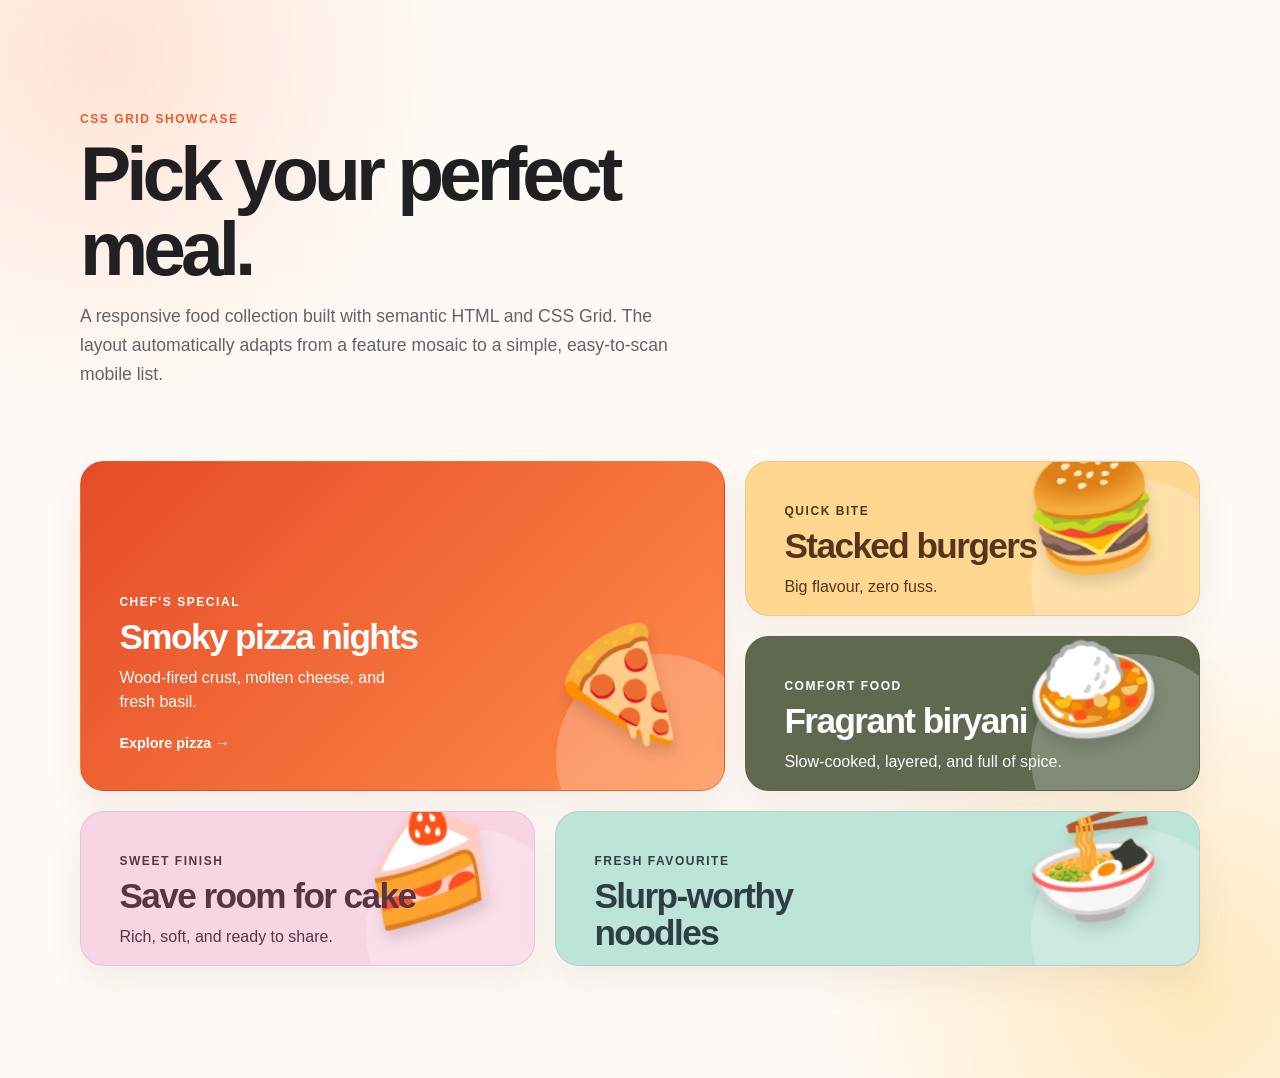
<file: grid.html>
<!DOCTYPE html>
<html lang="en">
<head>
    <meta charset="UTF-8">
    <meta name="viewport" content="width=device-width, initial-scale=1.0">
    <meta name="description" content="A responsive food discovery grid built with HTML and CSS.">
    <title>Food Grid | FoodExpress</title>
    <link rel="stylesheet" href="grid.css">
</head>
<body>
    <main class="page-shell">
        <section class="intro" aria-labelledby="page-title">
            <p class="eyebrow">CSS GRID SHOWCASE</p>
            <h1 id="page-title">Pick your perfect meal.</h1>
            <p class="intro-copy">A responsive food collection built with semantic HTML and CSS Grid. The layout automatically adapts from a feature mosaic to a simple, easy-to-scan mobile list.</p>
        </section>

        <section class="food-grid" aria-label="Featured food categories">
            <article class="food-card food-card--feature">
                <div class="card-content">
                    <span class="card-label">Chef's special</span>
                    <h2>Smoky pizza nights</h2>
                    <p>Wood-fired crust, molten cheese, and fresh basil.</p>
                    <a href="index.html#products">Explore pizza <span aria-hidden="true">→</span></a>
                </div>
                <span class="food-emoji" aria-hidden="true">🍕</span>
            </article>

            <article class="food-card food-card--burger">
                <div class="card-content">
                    <span class="card-label">Quick bite</span>
                    <h2>Stacked burgers</h2>
                    <p>Big flavour, zero fuss.</p>
                    <a href="index.html#products">See burgers <span aria-hidden="true">→</span></a>
                </div>
                <span class="food-emoji" aria-hidden="true">🍔</span>
            </article>

            <article class="food-card food-card--biryani">
                <div class="card-content">
                    <span class="card-label">Comfort food</span>
                    <h2>Fragrant biryani</h2>
                    <p>Slow-cooked, layered, and full of spice.</p>
                    <a href="index.html#products">Find biryani <span aria-hidden="true">→</span></a>
                </div>
                <span class="food-emoji" aria-hidden="true">🍛</span>
            </article>

            <article class="food-card food-card--dessert">
                <div class="card-content">
                    <span class="card-label">Sweet finish</span>
                    <h2>Save room for cake</h2>
                    <p>Rich, soft, and ready to share.</p>
                    <a href="index.html#products">View desserts <span aria-hidden="true">→</span></a>
                </div>
                <span class="food-emoji" aria-hidden="true">🍰</span>
            </article>

            <article class="food-card food-card--noodles">
                <div class="card-content">
                    <span class="card-label">Fresh favourite</span>
                    <h2>Slurp-worthy noodles</h2>
                    <p>Wok-tossed vegetables and savoury sauce.</p>
                    <a href="index.html#products">Try noodles <span aria-hidden="true">→</span></a>
                </div>
                <span class="food-emoji" aria-hidden="true">🍜</span>
            </article>
        </section>
    </main>
</body>
</html>
</file>
<file: grid.css>
:root {
    --ink: #202022;
    --muted: #656267;
    --paper: #fffaf6;
    --surface: #ffffff;
    --accent: #f15b2a;
}

* {
    box-sizing: border-box;
}

body {
    min-width: 320px;
    margin: 0;
    color: var(--ink);
    background:
        radial-gradient(circle at 8% 5%, #ffe4d6 0, transparent 22rem),
        radial-gradient(circle at 93% 92%, #ffe9bd 0, transparent 23rem),
        var(--paper);
    font-family: Arial, Helvetica, sans-serif;
}

.page-shell {
    width: min(1120px, calc(100% - 3rem));
    margin: 0 auto;
    padding: clamp(3.5rem, 9vw, 7rem) 0;
}

.intro {
    max-width: 650px;
    margin-bottom: clamp(2.5rem, 6vw, 4.5rem);
}

.eyebrow,
.card-label {
    margin: 0;
    color: var(--accent);
    font-size: 0.75rem;
    font-weight: 800;
    letter-spacing: 0.13em;
    text-transform: uppercase;
}

h1,
h2,
p {
    margin-top: 0;
}

h1 {
    max-width: 600px;
    margin: 0.6rem 0 1rem;
    font-size: clamp(2.5rem, 6vw, 5rem);
    line-height: 0.98;
    letter-spacing: -0.065em;
}

.intro-copy {
    max-width: 590px;
    margin-bottom: 0;
    color: var(--muted);
    font-size: 1.1rem;
    line-height: 1.65;
}

/* The grid automatically packs cards into available space. */
.food-grid {
    display: grid;
    grid-template-columns: repeat(12, minmax(0, 1fr));
    grid-auto-rows: 155px;
    gap: 1.25rem;
}

.food-card {
    position: relative;
    display: flex;
    min-width: 0;
    padding: clamp(1.5rem, 3vw, 2.5rem);
    overflow: hidden;
    border: 1px solid rgba(32, 32, 34, 0.08);
    border-radius: 1.5rem;
    background: var(--surface);
    box-shadow: 0 16px 35px rgba(107, 70, 51, 0.08);
    isolation: isolate;
}

.food-card::after {
    position: absolute;
    right: -2.5rem;
    bottom: -4.5rem;
    z-index: -1;
    width: 13rem;
    height: 13rem;
    border-radius: 50%;
    content: "";
    background: rgba(255, 255, 255, 0.22);
}

.food-card--feature {
    grid-column: span 7;
    grid-row: span 2;
    align-items: flex-end;
    color: #fff;
    background: linear-gradient(135deg, #e64b28, #ff8c49);
}

.food-card--feature .card-label,
.food-card--feature a {
    color: #fff;
}

.food-card--burger {
    grid-column: span 5;
    color: #56351d;
    background: #ffd790;
}

.food-card--biryani {
    grid-column: span 5;
    color: #fff;
    background: #5e6950;
}

.food-card--dessert {
    grid-column: span 5;
    color: #593445;
    background: #f8d5e5;
}

.food-card--noodles {
    grid-column: span 7;
    color: #2f3d45;
    background: #bde4d8;
}

.food-card--burger .card-label,
.food-card--biryani .card-label,
.food-card--dessert .card-label,
.food-card--noodles .card-label {
    color: currentColor;
}

.card-content {
    position: relative;
    z-index: 1;
    max-width: 19rem;
}

.food-card h2 {
    margin: 0.6rem 0;
    font-size: clamp(1.45rem, 3vw, 2.2rem);
    line-height: 1.05;
    letter-spacing: -0.045em;
}

.food-card p {
    margin-bottom: 1.25rem;
    line-height: 1.5;
}

.food-card a {
    color: currentColor;
    font-size: 0.9rem;
    font-weight: 800;
    text-decoration: none;
}

.food-card a:hover,
.food-card a:focus-visible {
    text-decoration: underline;
    text-underline-offset: 0.25rem;
}

.food-emoji {
    position: absolute;
    right: clamp(1.25rem, 3vw, 2.25rem);
    bottom: clamp(1.25rem, 3vw, 2.25rem);
    font-size: clamp(4rem, 9vw, 7rem);
    filter: drop-shadow(0 0.6rem 0.4rem rgba(0, 0, 0, 0.12));
    transform: rotate(-8deg);
}

@media (max-width: 720px) {
    .page-shell {
        width: min(100% - 2rem, 540px);
    }

    .food-grid {
        grid-template-columns: 1fr;
        grid-auto-rows: auto;
    }

    .food-card,
    .food-card--feature,
    .food-card--burger,
    .food-card--biryani,
    .food-card--dessert,
    .food-card--noodles {
        grid-column: 1;
        grid-row: auto;
        min-height: 250px;
    }
}
</file>
